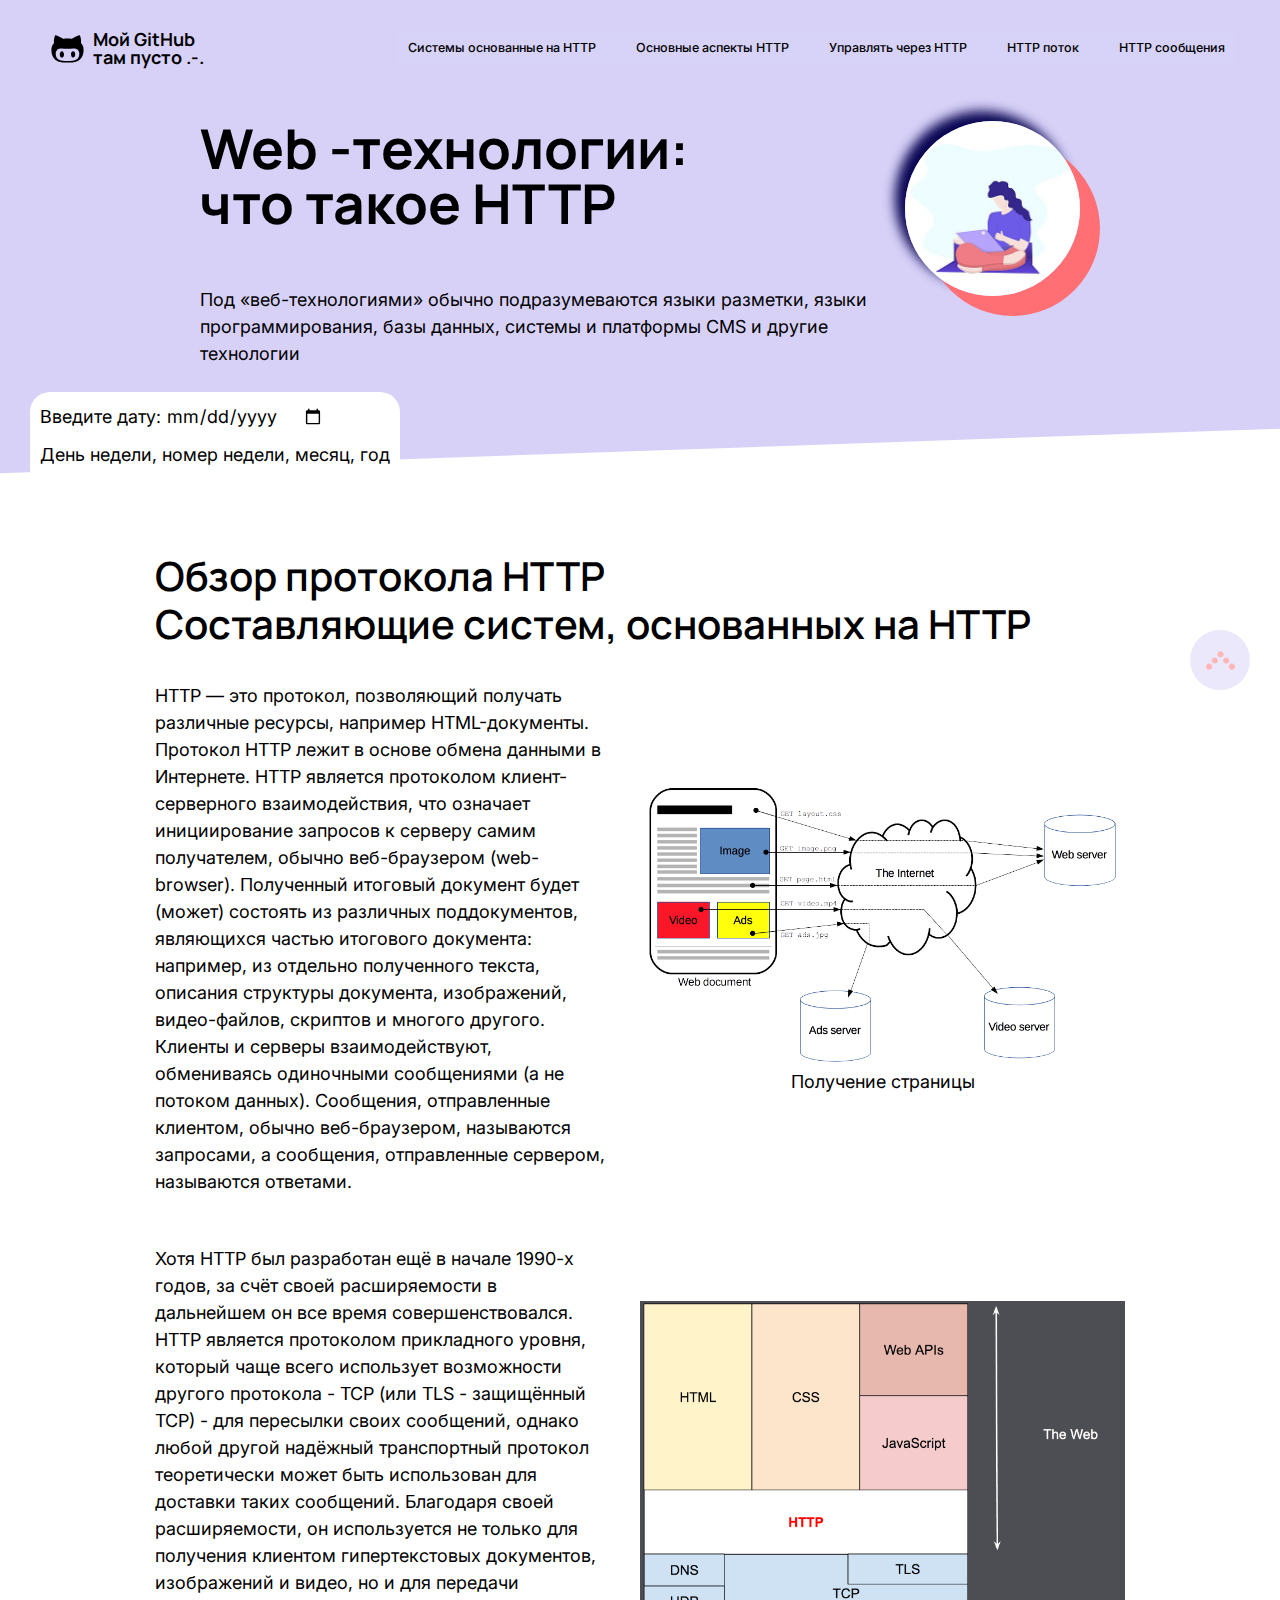
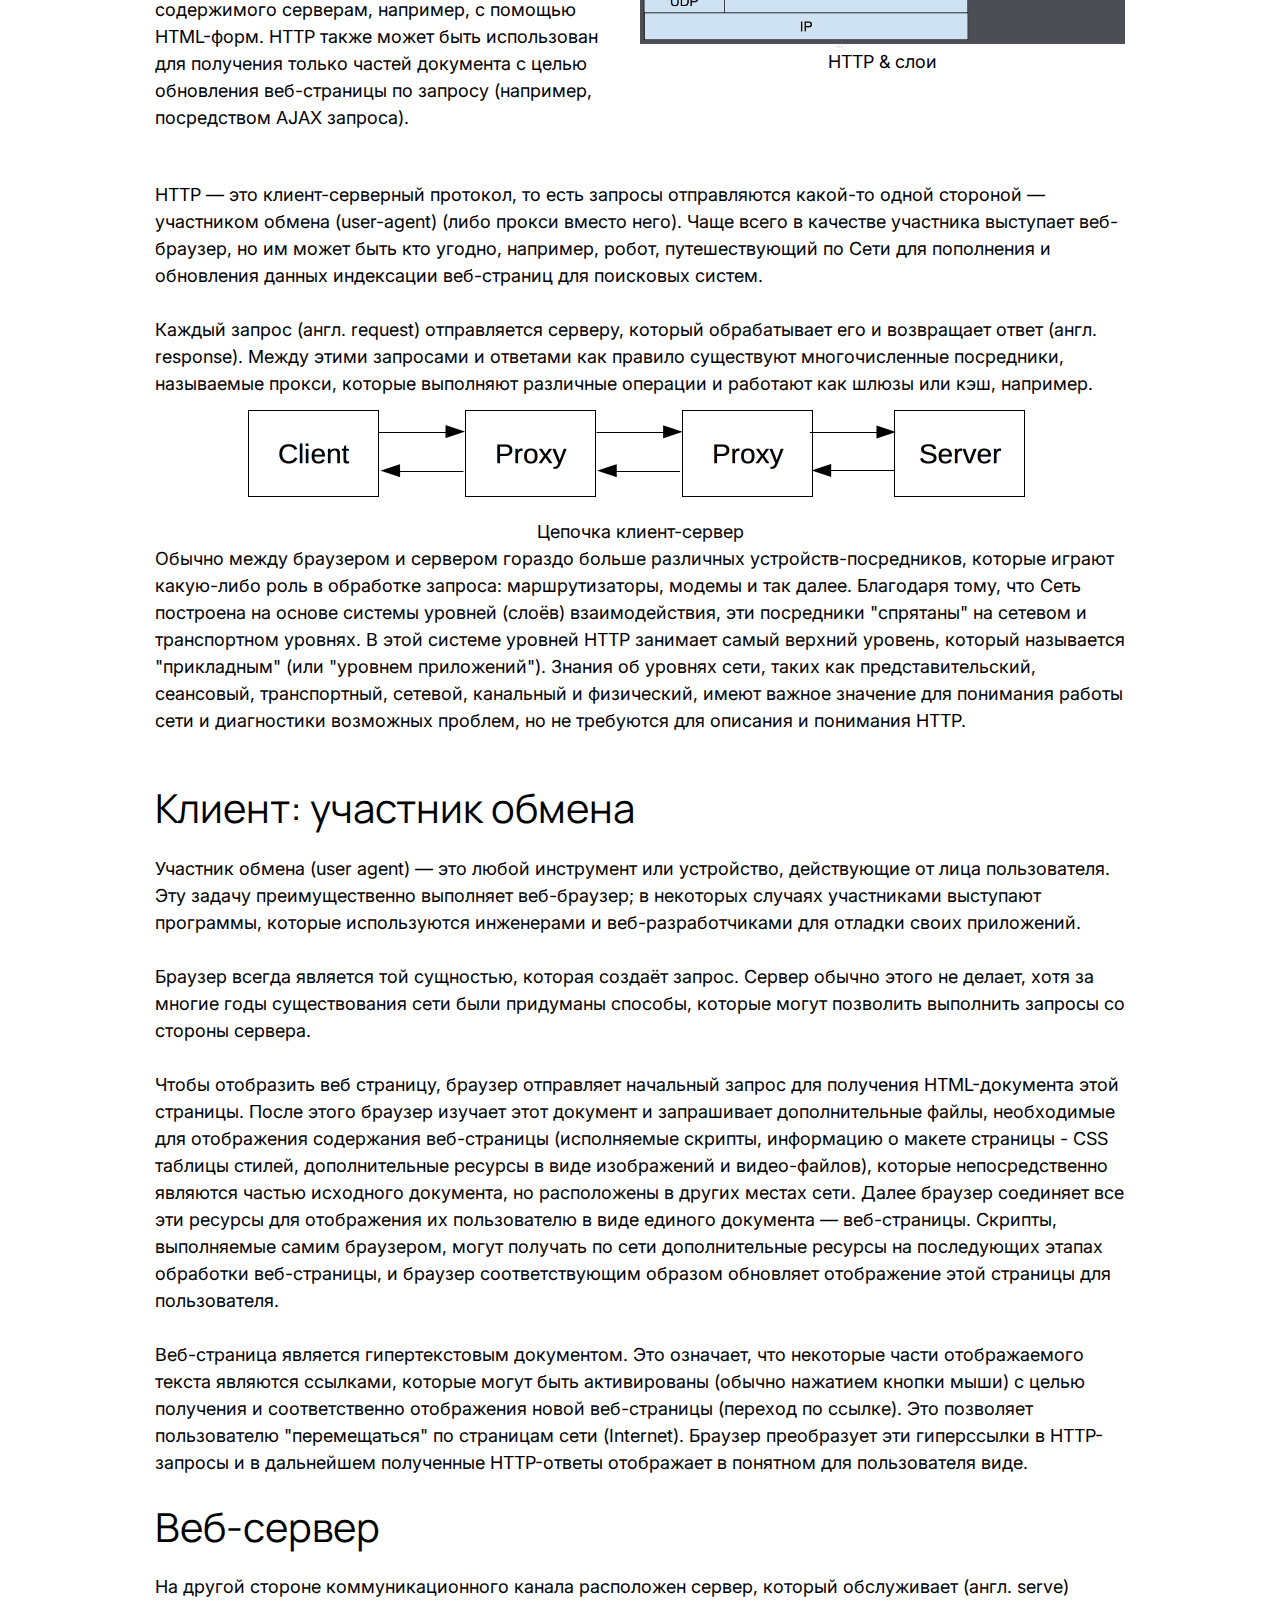
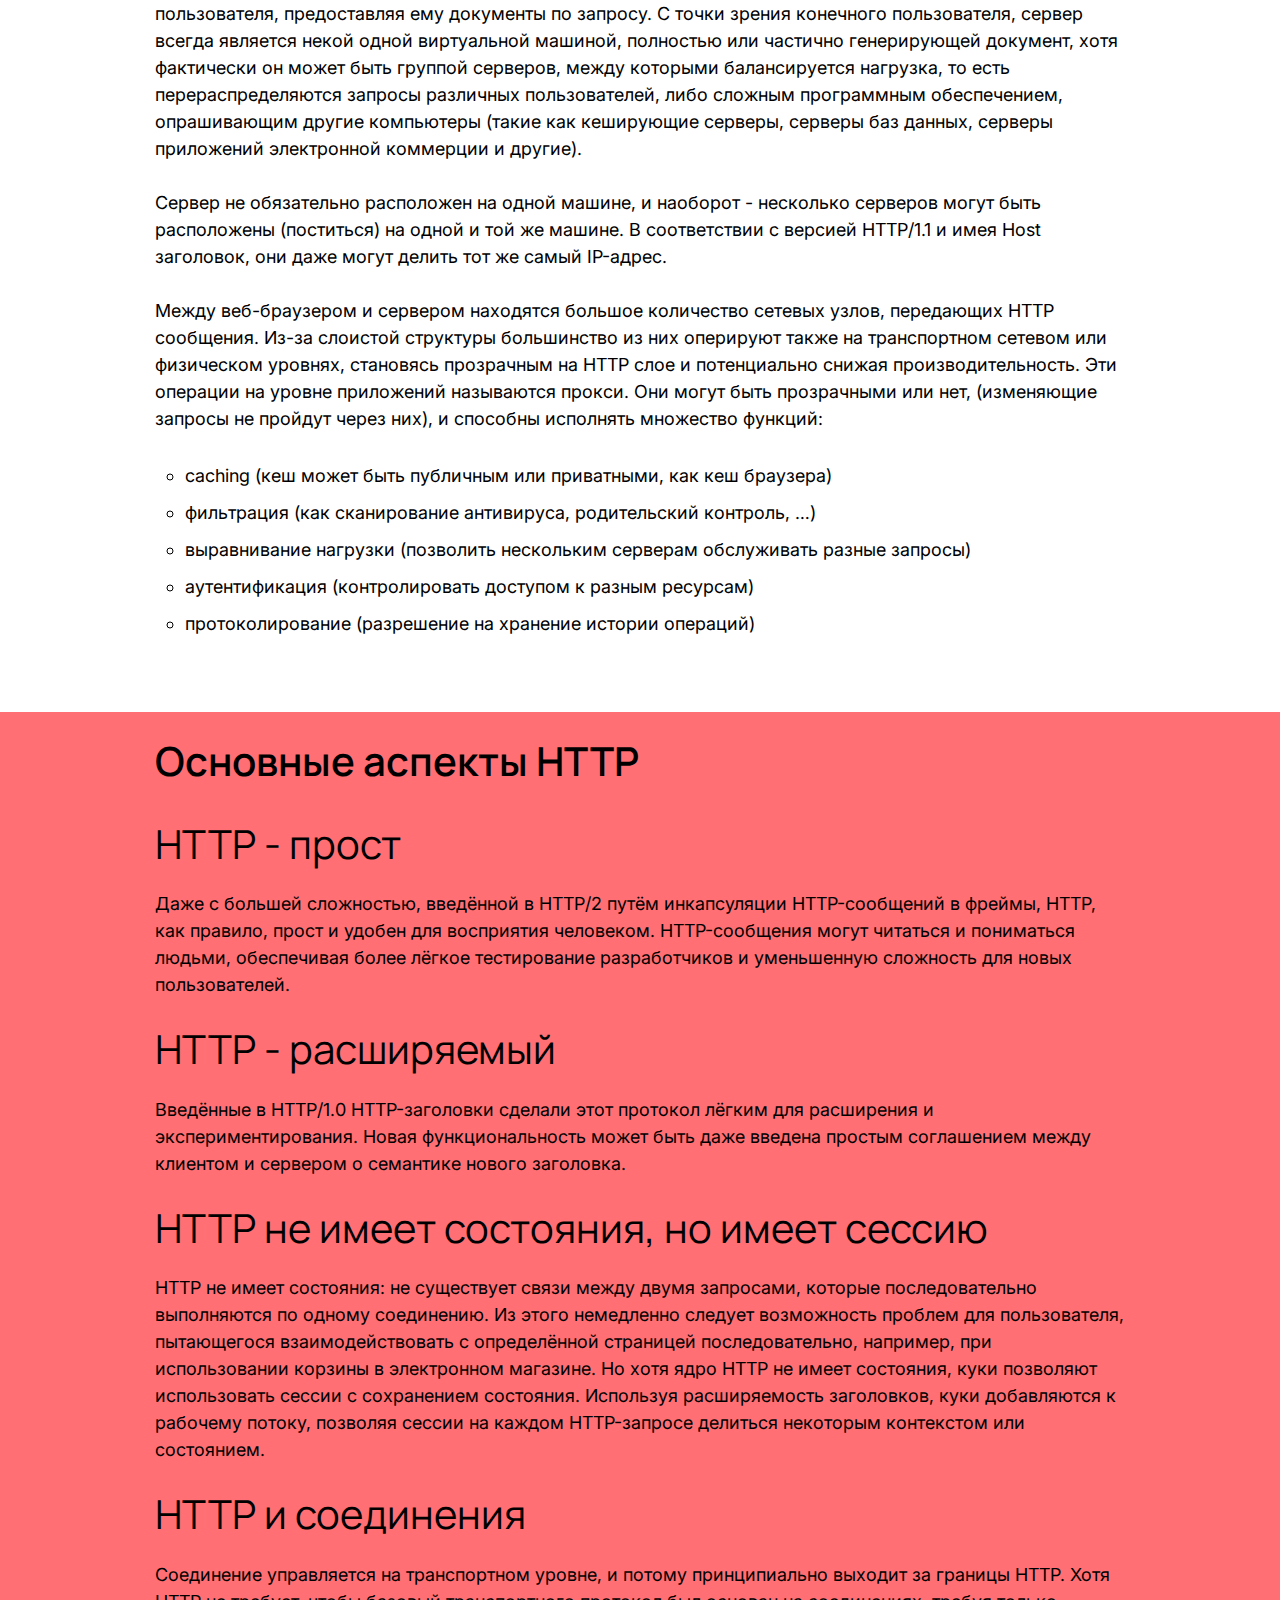
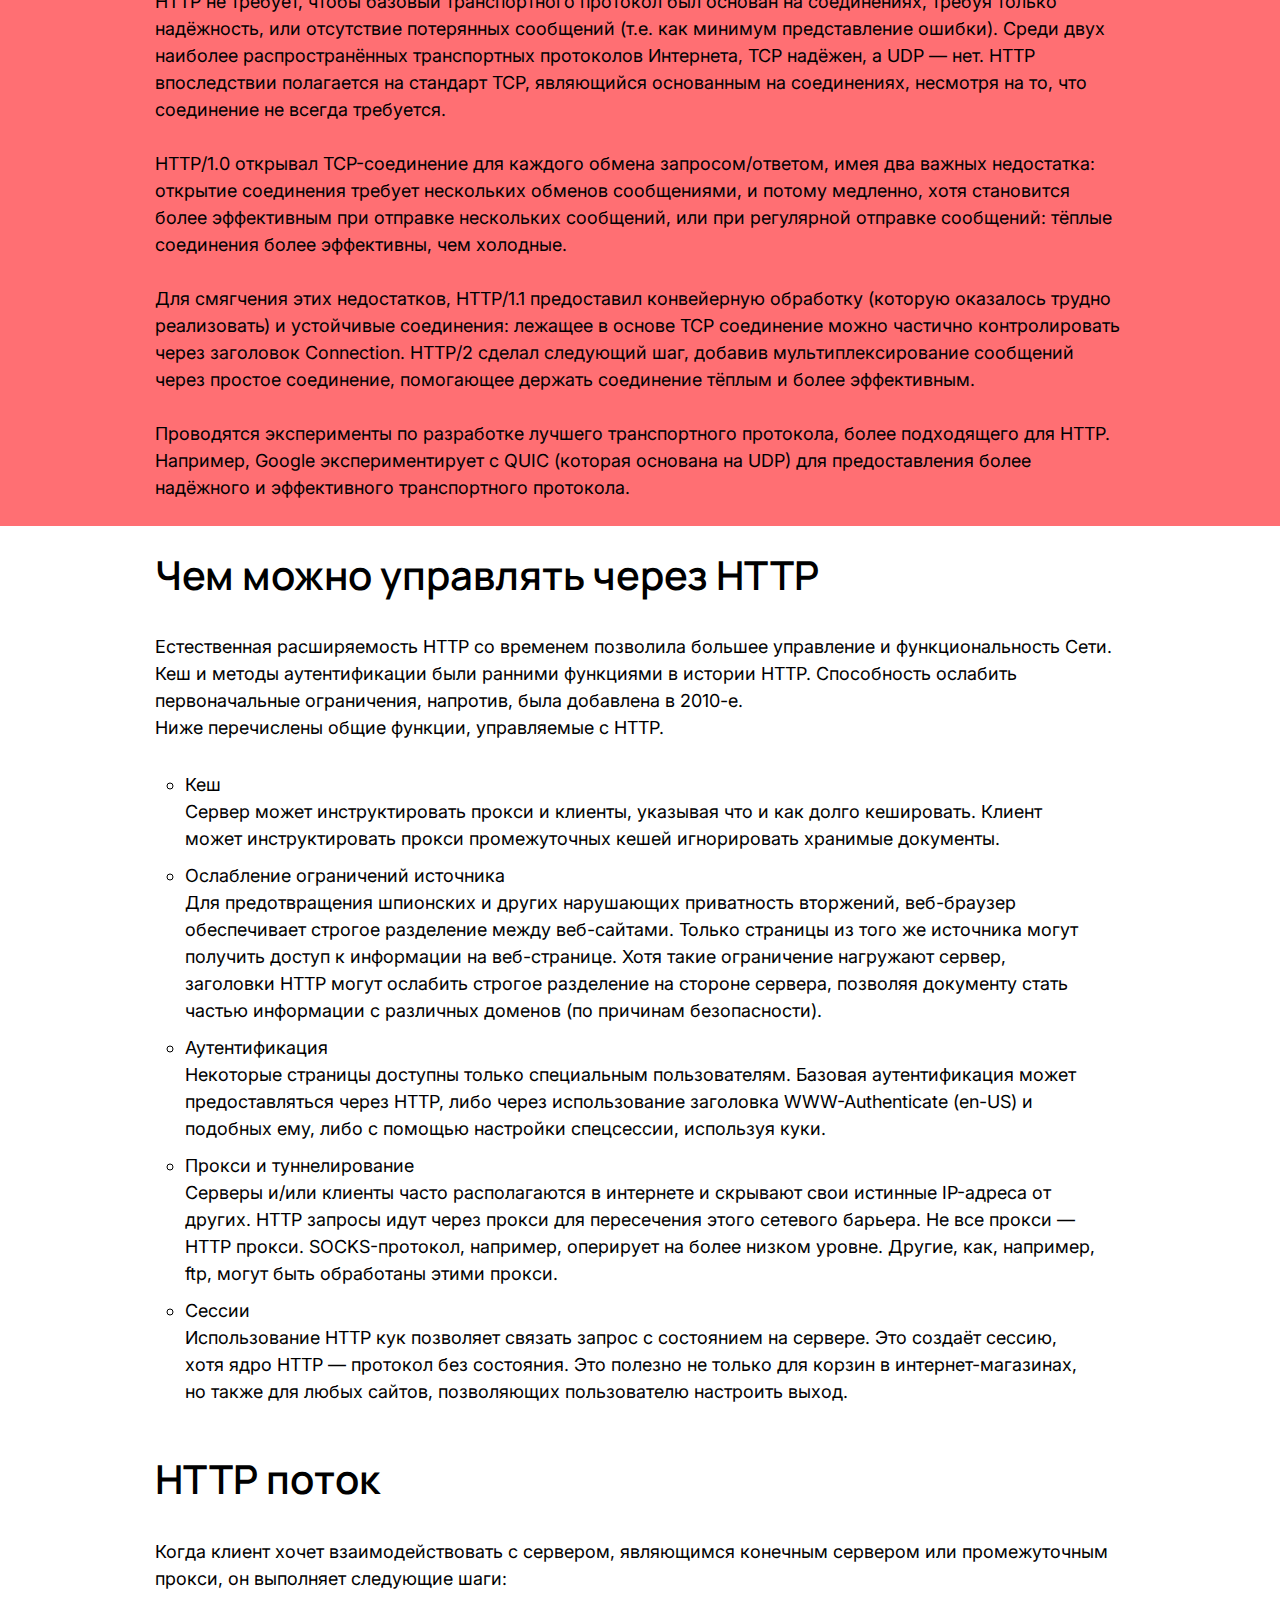
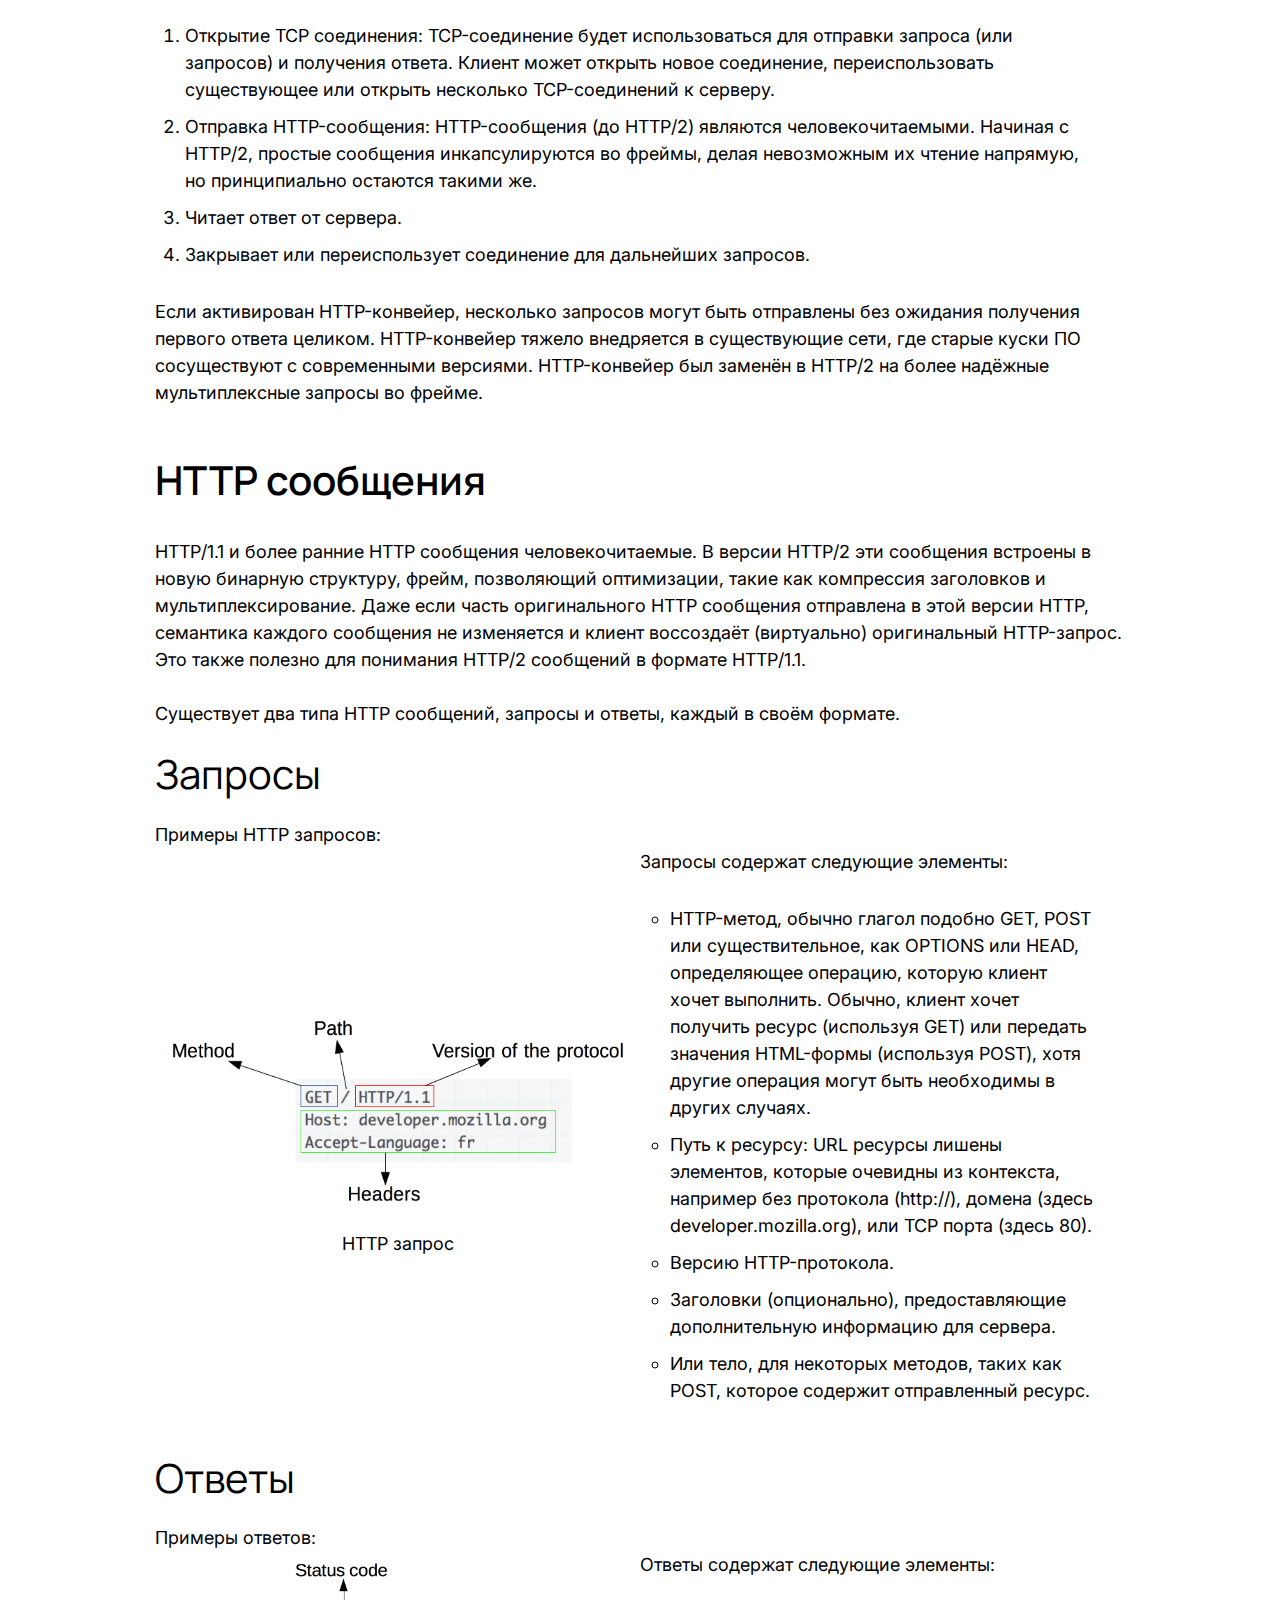
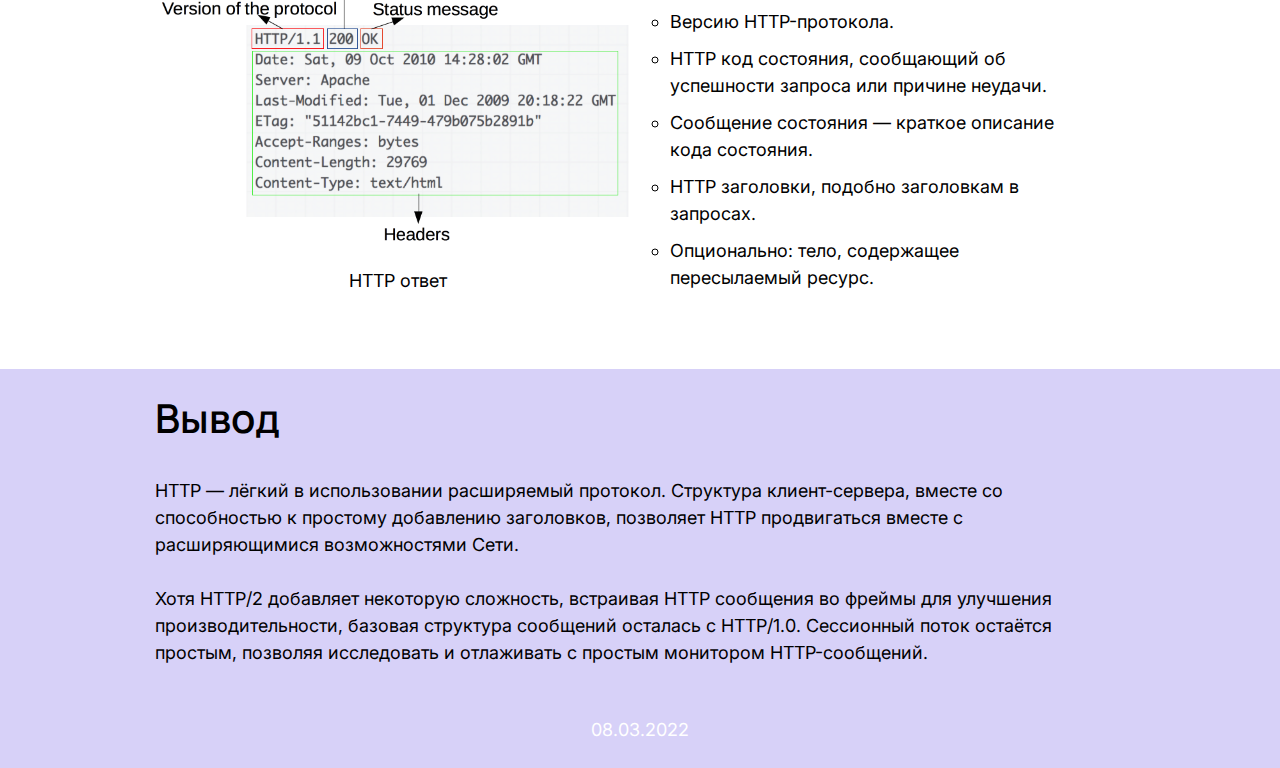
<file: index.html>
<!DOCTYPE html>
<html lang="en">

<head>
	<meta charset="UTF-8">
	<meta http-equiv="X-UA-Compatible" content="IE=edge">
	<meta name="viewport" content="width=device-width, initial-scale=1.0">
	<title>Document</title>
	<link rel="stylesheet" href="css/style.css">
</head>

<body>
	<div class="wrapped">
		<header>
			<div class="head" id="head">
				<a target="_blank" href="https://github.com/GrettaVanvuser" class="gh-logo">
					<span class="gh-logo__img">
						<svg fill="#000000" xmlns="http://www.w3.org/2000/svg"  viewBox="0 0 50 50">
								<path d="M 33 29 C 31.203125 29 30 30.515625 30 33 C 30 35.484375 30.890625 38.046875 33 38 C 35.21875 37.949219 36.019531 35.777344 36 33 C 35.984375 30.515625 34.792969 29 33 29 Z M 44.261719 17.066406 C 44.535156 15.722656 44.652344 10.964844 42.679688 6 C 42.679688 6 38.148438 6.496094 31.296875 11.199219 C 29.863281 10.800781 27.429688 10.601563 25 10.601563 C 22.570313 10.601563 20.140625 10.800781 18.699219 11.195313 C 11.851563 6.496094 7.324219 6 7.324219 6 C 5.347656 10.964844 5.445313 15.609375 5.738281 17.066406 C 3.417969 19.585938 2 22.609375 2 26.742188 C 2 44.707031 16.90625 44.996094 20.667969 44.996094 C 21.519531 44.996094 23.210938 44.996094 25 45 C 26.789063 44.996094 28.484375 44.996094 29.332031 44.996094 C 33.09375 44.996094 48 44.707031 48 26.742188 C 48 22.609375 46.582031 19.585938 44.261719 17.066406 Z M 25.140625 43 L 25 43 C 15.570313 43 8.15625 41.660156 8.15625 32.496094 C 8.15625 30.300781 8.933594 28.265625 10.773438 26.574219 C 13.84375 23.753906 19.035156 25.246094 24.929688 25.246094 C 24.953125 25.246094 25.050781 25.246094 25.070313 25.246094 C 30.964844 25.246094 36.160156 23.757813 39.230469 26.574219 C 41.070313 28.265625 41.84375 30.300781 41.84375 32.496094 C 41.84375 41.660156 34.570313 43 25.140625 43 Z M 17 29 C 15.207031 29 14 31.015625 14 33.5 C 14 35.984375 15.207031 38 17 38 C 18.796875 38 20 35.984375 20 33.5 C 20 31.015625 18.796875 29 17 29 Z"/>
						</svg>
					</span>
					<p class="gh-logo__text">Mой GitHub <br> там пусто .-.</p>
				</a>
				<nav class="menu" id ="menu">
					<ul class="menu__list" id ="menu__list">
						<li class="menu__item">
							<a href="#system" class="menu__link">Системы основанные на HTTP</a>
						</li>
						<li class="menu__item">
							<a href="#aspects" class="menu__link">Основные аспекты HTTP</a>
						</li>
						<li class="menu__item">
							<a href="#manag" class="menu__link">Управлять через HTTP</a>
						</li>
						<li class="menu__item">
							<a href="#stream" class="menu__link">HTTP поток</a>
						</li>
						<li class="menu__item">
							<a href="#messages" class="menu__link">HTTP сообщения</a>
						</li>
					</ul>
				</nav>
				<div class="menu__button" id ="menu__button">
					<div class="menu__icon" id ="menu__icon">
						<span></span>
					</div>
				</div>
			</div>
		</header>
		<main>
			<a href="#head" class="arrow-top">
				<svg version="1.1" id="Layer_1" xmlns="http://www.w3.org/2000/svg" xmlns:xlink="http://www.w3.org/1999/xlink" x="0px" y="0px"
	 viewBox="0 0 512 512" style="enable-background:new 0 0 512 512;" xml:space="preserve">
<g>
	<path style="fill:#FF6F73;" d="M256,91.429c-30.299,0-54.857,24.558-54.857,54.857s24.558,54.857,54.857,54.857
		c30.299,0,54.857-24.558,54.857-54.857S286.299,91.429,256,91.429"/>
	<path style="fill:#FF6F73;" d="M155.429,201.143c-30.299,0-54.857,24.558-54.857,54.857c0,30.299,24.558,54.857,54.857,54.857
		s54.857-24.558,54.857-54.857C210.286,225.701,185.728,201.143,155.429,201.143"/>
	<path style="fill:#FF6F73;" d="M54.857,310.857C24.558,310.857,0,335.415,0,365.714c0,30.299,24.558,54.857,54.857,54.857
		s54.857-24.558,54.857-54.857C109.714,335.415,85.157,310.857,54.857,310.857"/>
	<path style="fill:#FF6F73;" d="M356.571,201.143c-30.299,0-54.857,24.558-54.857,54.857c0,30.299,24.558,54.857,54.857,54.857
		c30.299,0,54.857-24.558,54.857-54.857C411.429,225.701,386.871,201.143,356.571,201.143"/>
	<path style="fill:#FF6F73;" d="M457.143,310.857c-30.299,0-54.857,24.558-54.857,54.857c0,30.299,24.558,54.857,54.857,54.857
		c30.299,0,54.857-24.558,54.857-54.857C512,335.415,487.442,310.857,457.143,310.857"/>
</g>
</svg>
			</a>
			<section class="welcome">
				<div class="conteiner">
					<div class="welcome__content">
						<div class="welcome__text">
							<h1 class="welcome__h">Web -технологии: <br> что такое HTTP</h1>
							<span class="welcome__description">Под «веб-технологиями» обычно подразумеваются языки разметки, языки программирования, базы данных, системы и платформы CMS и другие технологии</span>
						</div>
						<div class="welcome__decoration">
							<div class="welcome__image">
								<img src="img/pngtree-woman-with-computer-sitting-on-mat-work-from-home-concept-png-image_2191814.jpg" alt="тян за компуктером">
							</div>
						</div>
					</div>
					<div class="databox">
						<div class="databox__box input">
							<label class = "databox__date text" for="date-input"> Введите дату:</label>
							<input class = "databox__date text" type="date" id="date-input" value="" onchange='getDayInfo(this.value)'>
						</div>
						<div class="databox__box output">
							<p class = "text" id="datatext"> День недели, номер недели, месяц, год</p>
						</div>
					</div>
				</div>
			</section>
			<section class="system" id="system">
				<div class="system__content">
					<div class="conteiner">
						<h2 class="h h_2">Обзор протокола HTTP <br> Составляющие систем, основанных на HTTP </h2>
						<div class="system__block system__block_1">
							<span class="system__text"> HTTP — это протокол, позволяющий получать различные ресурсы, например HTML-документы. Протокол HTTP лежит в основе обмена данными в Интернете. HTTP является протоколом клиент-серверного взаимодействия, что означает инициирование запросов к серверу самим получателем, обычно веб-браузером (web-browser). Полученный итоговый документ будет (может) состоять из различных поддокументов, являющихся частью итогового документа: например, из отдельно полученного текста, описания структуры документа, изображений, видео-файлов, скриптов и многого другого. Клиенты и серверы взаимодействуют, обмениваясь одиночными сообщениями (а не потоком данных). Сообщения, отправленные клиентом, обычно веб-браузером, называются запросами, а сообщения, отправленные сервером, называются ответами.</span>
							<figure class="img">
								<img src="img/Fetching_a_page.png" alt="Fetching a page">
								<figcaption class="text">Получение страницы</figcaption>
							</figure>
						</div>
						<div class="system__block system__block_2">
							<span class="system__text"> Хотя HTTP был разработан ещё в начале 1990-х годов, за счёт своей расширяемости в дальнейшем он все время совершенствовался. HTTP является протоколом прикладного уровня, который чаще всего использует возможности другого протокола - TCP (или TLS - защищённый TCP) - для пересылки своих сообщений, однако любой другой надёжный транспортный протокол теоретически может быть использован для доставки таких сообщений. Благодаря своей расширяемости, он используется не только для получения клиентом гипертекстовых документов, изображений и видео, но и для передачи содержимого серверам, например, с помощью HTML-форм. HTTP также может быть использован для получения только частей документа с целью обновления веб-страницы по запросу (например, посредством AJAX запроса). </span>
							<figure class="img">
								<img src="img/HTTP & layers.png" alt="HTTP & layers">
								<figcaption class="text">HTTP & слои</figcaption>
							</figure>
						</div>
						<div class="system__block system__block_3">
							<div class="system__text system__text_another">
								<p>
									HTTP — это клиент-серверный протокол, то есть запросы отправляются какой-то одной стороной — участником обмена (user-agent) (либо прокси вместо него). Чаще всего в качестве участника выступает веб-браузер, но им может быть кто угодно, например, робот, путешествующий по Сети для пополнения и обновления данных индексации веб-страниц для поисковых систем.
								</p>
								<br>
								<p>
									Каждый запрос (англ. request) отправляется серверу, который обрабатывает его и возвращает ответ (англ. response). Между этими запросами и ответами как правило существуют многочисленные посредники, называемые прокси, которые выполняют различные операции и работают как шлюзы или кэш, например.
								</p>
							</div>
							<figure class="img system__img">
								<img src="img/Client-server-chain.png" alt="Client-server-chain">
								<figcaption class="text">Цепочка клиент-сервер</figcaption>
							</figure>
							<div class="system__text system__text_another">
								<p>
									Обычно между браузером и сервером гораздо больше различных устройств-посредников, которые играют какую-либо роль в обработке запроса: маршрутизаторы, модемы и так далее. Благодаря тому, что Сеть построена на основе системы уровней (слоёв) взаимодействия, эти посредники "спрятаны" на сетевом и транспортном уровнях. В этой системе уровней HTTP занимает самый верхний уровень, который называется "прикладным" (или "уровнем приложений"). Знания об уровнях сети, таких как представительский, сеансовый, транспортный, сетевой, канальный и физический, имеют важное значение для понимания работы сети и диагностики возможных проблем, но не требуются для описания и понимания HTTP.
								</p>
							</div>
						</div>
						<div class="system__block system__block_4">
							<h3 class="h h_3">Клиент: участник обмена</h3>
							<div class="system__text system__text_another">
								<p>
									Участник обмена (user agent) — это любой инструмент или устройство, действующие от лица пользователя. Эту задачу преимущественно выполняет веб-браузер; в некоторых случаях участниками выступают программы, которые используются инженерами и веб-разработчиками для отладки своих приложений.
								</p>
								<br>
								<p>
									Браузер всегда является той сущностью, которая создаёт запрос. Сервер обычно этого не делает, хотя за многие годы существования сети были придуманы способы, которые могут позволить выполнить запросы со стороны сервера.
								</p>
								<br>
								<p>
									Чтобы отобразить веб страницу, браузер отправляет начальный запрос для получения HTML-документа этой страницы. После этого браузер изучает этот документ и запрашивает дополнительные файлы, необходимые для отображения содержания веб-страницы (исполняемые скрипты, информацию о макете страницы - CSS таблицы стилей, дополнительные ресурсы в виде изображений и видео-файлов), которые непосредственно являются частью исходного документа, но расположены в других местах сети. Далее браузер соединяет все эти ресурсы для отображения их пользователю в виде единого документа — веб-страницы. Скрипты, выполняемые самим браузером, могут получать по сети дополнительные ресурсы на последующих этапах обработки веб-страницы, и браузер соответствующим образом обновляет отображение этой страницы для пользователя.
								</p>
								<br>
								<p>
									Веб-страница является гипертекстовым документом. Это означает, что некоторые части отображаемого текста являются ссылками, которые могут быть активированы (обычно нажатием кнопки мыши) с целью получения и соответственно отображения новой веб-страницы (переход по ссылке). Это позволяет пользователю "перемещаться" по страницам сети (Internet). Браузер преобразует эти гиперссылки в HTTP-запросы и в дальнейшем полученные HTTP-ответы отображает в понятном для пользователя виде.
								</p>
								<br>
								<h3 class="h h_3">Веб-сервер</h3>
								<p>
									На другой стороне коммуникационного канала расположен сервер, который обслуживает (англ. serve) пользователя, предоставляя ему документы по запросу. С точки зрения конечного пользователя, сервер всегда является некой одной виртуальной машиной, полностью или частично генерирующей документ, хотя фактически он может быть группой серверов, между которыми балансируется нагрузка, то есть перераспределяются запросы различных пользователей, либо сложным программным обеспечением, опрашивающим другие компьютеры (такие как кеширующие серверы, серверы баз данных, серверы приложений электронной коммерции и другие).
								</p>
								<br>
								<p>
									Сервер не обязательно расположен на одной машине, и наоборот - несколько серверов могут быть расположены (поститься) на одной и той же машине. В соответствии с версией HTTP/1.1 и имея Host заголовок, они даже могут делить тот же самый IP-адрес.
								</p>
								<br>
								<p>
									Между веб-браузером и сервером находятся большое количество сетевых узлов, передающих HTTP сообщения. Из-за слоистой структуры большинство из них оперируют также на транспортном сетевом или физическом уровнях, становясь прозрачным на HTTP слое и потенциально снижая производительность. Эти операции на уровне приложений называются прокси. Они могут быть прозрачными или нет, (изменяющие запросы не пройдут через них), и способны исполнять множество функций:
								</p>
								<ul class="list">
									<li class="list__item">
										caching (кеш может быть публичным или приватными, как кеш браузера)
									</li>
									<li class="list__item">
										фильтрация (как сканирование антивируса, родительский контроль, …)
									</li>
									<li class="list__item">
										выравнивание нагрузки (позволить нескольким серверам обслуживать разные запросы)
									</li>
									<li class="list__item">
										аутентификация (контролировать доступом к разным ресурсам)
									</li>
									<li class="list__item">
										протоколирование (разрешение на хранение истории операций)
									</li>
								</ul>
							</div>
						</div>
					</div>
				</div>
			</section>
			<section class="aspects" id="aspects">
				<div class="conteiner">
					<div class="text">
						<h2 class="h h_2">Основные аспекты HTTP</h2>
						<h3 class="h h_3">HTTP - прост</h3>
						<p>Даже с большей сложностью, введённой в HTTP/2 путём инкапсуляции HTTP-сообщений в фреймы, HTTP, как правило, прост и удобен для восприятия человеком. HTTP-сообщения могут читаться и пониматься людьми, обеспечивая более лёгкое тестирование разработчиков и уменьшенную сложность для новых пользователей.</p>
						<br>
						<h3 class="h h_3">HTTP - расширяемый</h3>
						<p>Введённые в HTTP/1.0 HTTP-заголовки сделали этот протокол лёгким для расширения и экспериментирования. Новая функциональность может быть даже введена простым соглашением между клиентом и сервером о семантике нового заголовка.</p>
						<br>
						<h3 class="h h_3">HTTP не имеет состояния, но имеет сессию</h3>
						<p>HTTP не имеет состояния: не существует связи между двумя запросами, которые последовательно выполняются по одному соединению. Из этого немедленно следует возможность проблем для пользователя, пытающегося взаимодействовать с определённой страницей последовательно, например, при использовании корзины в электронном магазине. Но хотя ядро HTTP не имеет состояния, куки позволяют использовать сессии с сохранением состояния. Используя расширяемость заголовков, куки добавляются к рабочему потоку, позволяя сессии на каждом HTTP-запросе делиться некоторым контекстом или состоянием.</p>
						<br>
						<h3 class="h h_3">HTTP и соединения</h3>
						<p>Соединение управляется на транспортном уровне, и потому принципиально выходит за границы HTTP. Хотя HTTP не требует, чтобы базовый транспортного протокол был основан на соединениях,  требуя только надёжность, или отсутствие потерянных сообщений (т.е. как минимум представление ошибки). Среди двух наиболее распространённых транспортных протоколов Интернета, TCP надёжен, а UDP — нет. HTTP впоследствии полагается на стандарт TCP, являющийся основанным на соединениях, несмотря на то, что соединение не всегда требуется.</p>
						<br>
						<p>HTTP/1.0 открывал TCP-соединение для каждого обмена запросом/ответом, имея два важных недостатка: открытие соединения требует нескольких обменов сообщениями, и потому медленно, хотя становится более эффективным при отправке нескольких сообщений, или при регулярной отправке сообщений: тёплые соединения более эффективны, чем холодные.</p>
						<br>
						<p>Для смягчения этих недостатков, HTTP/1.1 предоставил конвейерную обработку (которую оказалось трудно реализовать) и устойчивые соединения: лежащее в основе TCP соединение можно частично контролировать через заголовок  Connection. HTTP/2 сделал следующий шаг, добавив мультиплексирование сообщений через простое соединение, помогающее держать соединение тёплым и более эффективным.</p>
						<br>
						<p>Проводятся эксперименты по разработке лучшего транспортного протокола, более подходящего для HTTP. Например, Google экспериментирует с QUIC (которая основана на UDP) для предоставления более надёжного и эффективного транспортного протокола.</p>
					</div>
				</div>
			</section>
			<section class="manag" id="manag">
				<div class="conteiner">
					<div class="text">
						<h2 class="h h_2">
							Чем можно управлять через HTTP
						</h2>
						<p>Естественная расширяемость HTTP со временем позволила большее управление и функциональность Сети. Кеш и методы аутентификации были ранними функциями в истории HTTP. Способность ослабить первоначальные ограничения, напротив, была добавлена в 2010-е.</p>
						<p>Ниже перечислены общие функции, управляемые с HTTP.</p>
						<ul class="list">
							<li class="list__item">
								<p>Кеш</p>
								<p>Сервер может инструктировать прокси и клиенты, указывая что и как долго кешировать. Клиент может инструктировать прокси промежуточных кешей игнорировать хранимые документы.</p>
							</li>
							<li class="list__item">
								<p>Ослабление ограничений источника</p>
								<p>Для предотвращения шпионских и других нарушающих приватность вторжений, веб-браузер обеспечивает строгое разделение между веб-сайтами. Только страницы из того же источника могут получить доступ к информации на веб-странице. Хотя такие ограничение нагружают сервер, заголовки HTTP могут ослабить строгое разделение на стороне сервера, позволяя документу стать частью информации с различных доменов (по причинам безопасности).</p>
							</li>
							<li class="list__item">
								<p>Аутентификация</p>
								<p>Некоторые страницы доступны только специальным пользователям. Базовая аутентификация может предоставляться через HTTP, либо через использование заголовка WWW-Authenticate (en-US) и подобных ему, либо с помощью настройки спецсессии, используя куки.</p>
							</li>
							<li class="list__item">
								<p>Прокси и туннелирование</p>
								<p>Серверы и/или клиенты часто располагаются в интернете и скрывают свои истинные IP-адреса от других. HTTP запросы идут через прокси для пересечения этого сетевого барьера. Не все прокси — HTTP прокси. SOCKS-протокол, например, оперирует на более низком уровне. Другие, как, например, ftp, могут быть обработаны этими прокси.</p>
							</li>
							<li class="list__item">
								<p>Сессии</p>
								<p>Использование HTTP кук позволяет связать запрос с состоянием на сервере. Это создаёт сессию, хотя ядро HTTP — протокол без состояния. Это полезно не только для корзин в интернет-магазинах, но также для любых сайтов, позволяющих пользователю настроить выход.</p>
							</li>
						</ul>
					</div>
				</div>
			</section>
			<section class="stream" id="stream">
				<div class="conteiner">
					<h2 class="h h_2">HTTP поток</h2>
					<div class="text">
						<p>Когда клиент хочет взаимодействовать с сервером, являющимся конечным сервером или промежуточным прокси, он выполняет следующие шаги:</p>
						<ol class="list stream__list">
							<li class="list__item list__item_ol">
								<p>Открытие TCP соединения: TCP-соединение будет использоваться для отправки запроса (или запросов) и получения ответа. Клиент может открыть новое соединение, переиспользовать существующее или открыть несколько TCP-соединений к серверу.</p>
							</li>
							<li class="list__item list__item_ol">
								<p>Отправка HTTP-сообщения: HTTP-сообщения (до HTTP/2) являются человекочитаемыми. Начиная с HTTP/2, простые сообщения инкапсулируются во фреймы, делая невозможным их чтение напрямую, но принципиально остаются такими же.</p>
							</li>
							<li class="list__item list__item_ol">
								<p>Читает ответ от сервера.</p>
							</li>
							<li class="list__item list__item_ol">
								<p>Закрывает или переиспользует соединение для дальнейших запросов.</p>
							</li>
						</ol>
						<p>Если активирован HTTP-конвейер, несколько запросов могут быть отправлены без ожидания получения первого ответа целиком. HTTP-конвейер тяжело внедряется в существующие сети, где старые куски ПО сосуществуют с современными версиями. HTTP-конвейер был заменён в HTTP/2 на более надёжные мультиплексные запросы во фрейме.</p>
					</div>
				</div>
			</section>
			<section class="messages" id="messages">
				<div class="conteiner">
					<h2 class="h h_2">HTTP сообщения</h2>
					<div class="text messages__text">
						<p>HTTP/1.1 и более ранние HTTP сообщения человекочитаемые. В версии HTTP/2 эти сообщения встроены в новую бинарную структуру, фрейм, позволяющий оптимизации, такие как компрессия заголовков и мультиплексирование. Даже если часть оригинального HTTP сообщения отправлена в этой версии HTTP, семантика каждого сообщения не изменяется и клиент воссоздаёт (виртуально) оригинальный HTTP-запрос. Это также полезно для понимания HTTP/2 сообщений в формате HTTP/1.1.</p>
						<br>
						<p>Существует два типа HTTP сообщений, запросы и ответы, каждый в своём формате.</p>
					</div>
					<h3 class="h h_3">Запросы</h3>
					<p class="text">Примеры HTTP запросов:</p>
					<div class="messages__block">
						<figure class="img">
							<img src="img/HTTP_Request.png" alt="HTTP_Request">
							<figcaption class="text">HTTP запрос</figcaption>
						</figure>
						<div class="text message__text">
							<p>Запросы содержат следующие элементы:</p>
							<ul class="list">
								<li class="list__item">
									<p>HTTP-метод, обычно глагол подобно GET, POST или существительное, как OPTIONS или HEAD, определяющее операцию, которую клиент хочет выполнить. Обычно, клиент хочет получить ресурс (используя GET) или передать значения HTML-формы (используя POST), хотя другие операция могут быть необходимы в других случаях.</p>
								</li>
								<li class="list__item">
									<p>Путь к ресурсу: URL ресурсы лишены элементов, которые очевидны из контекста, например без протокола (http://), домена (здесь developer.mozilla.org), или TCP порта (здесь 80).</p>
								</li>
								<li class="list__item">
									<p>Версию HTTP-протокола.</p>
								</li>
								<li class="list__item">
									<p>Заголовки (опционально), предоставляющие дополнительную информацию для сервера.</p>
								</li>
								<li class="list__item">
									<p>Или тело, для некоторых методов, таких как POST, которое содержит отправленный ресурс.</p>
								</li>
							</ul>
						</div>
					</div>
					<h3 class="h h_3">Ответы</h3>
					<p class="text">Примеры ответов:</p>
					<div class="messages__block">
						<div class="img">
							<img src="img/HTTP_Response.png" alt="HTTP_Response">
							<figcaption class="text">HTTP ответ</figcaption>
						</div>
						<div class="text message__text">
							<p>Ответы содержат следующие элементы:</p>
							<ul class="list">
								<li class="list__item">
									<p>Версию HTTP-протокола.</p>
								</li>
								<li class="list__item">
									<p>HTTP код состояния, сообщающий об успешности запроса или причине неудачи.</p>
								</li>
								<li class="list__item">
									<p>Сообщение состояния — краткое описание кода состояния.</p>
								</li>
								<li class="list__item">
									<p>HTTP заголовки, подобно заголовкам в запросах.</p>
								</li>
								<li class="list__item">
									<p>Опционально: тело, содержащее пересылаемый ресурс.</p>
								</li>
							</ul>
						</div>
					</div>
				</div>
			</section>
			<section class="theEnd">
				<div class="conteiner">
					<h2 class="h h_2">Вывод</h2>
					<div class="text">
						<p>HTTP — лёгкий в использовании расширяемый протокол. Структура клиент-сервера, вместе со способностью к простому добавлению заголовков, позволяет HTTP продвигаться вместе с расширяющимися возможностями Сети.</p>
						<br>
						<p>Хотя HTTP/2 добавляет некоторую сложность, встраивая HTTP сообщения во фреймы для улучшения производительности, базовая структура сообщений осталась с HTTP/1.0. Сессионный поток остаётся простым, позволяя исследовать и отлаживать с простым монитором HTTP-сообщений.</p>
					</div>
				</div>
			</section>
		</main>
		<footer class="footer">
			<div class="text footer__text">
				08.03.2022
			</div>
		</footer>
	</div>

	<script src="js/burger.js"></script>
	<script src="js/datainfo.js"></script>
</body>

</html>
</file>
<file: css/style.css>
@import url("https://fonts.googleapis.com/css2?family=Inter:wght@400;500&display=swap");
@import url("https://fonts.googleapis.com/css2?family=Manrope:wght@400;600;700&display=swap");
* {
  padding: 0;
  margin: 0;
  border: 0;
}

*,
*:before,
*:after {
  -webkit-box-sizing: border-box;
  box-sizing: border-box;
}

:focus,
:active {
  outline: none;
}

a:focus,
a:active {
  outline: none;
}

nav,
footer,
header,
aside {
  display: block;
}

html,
body {
  height: 100%;
  width: 100%;
  font-size: 100%;
  line-height: 1;
  font-size: 14px;
  -ms-text-size-adjust: 100%;
  -moz-text-size-adjust: 100%;
  -webkit-text-size-adjust: 100%;
}

html {
  scroll-behavior: smooth;
}

input,
button,
textarea {
  font-family: inherit;
}

input::-ms-clear {
  display: none;
}

button {
  cursor: pointer;
}

button::-moz-focus-inner {
  padding: 0;
  border: 0;
}

a,
a:visited {
  text-decoration: none;
}

a:hover {
  text-decoration: none;
}

ul li {
  list-style: none;
}

img {
  vertical-align: top;
}

h1,
h2,
h3,
h4,
h5,
h6 {
  font-size: inherit;
  font-weight: 400;
}

.visually-hidden {
  position: absolute;
  clip: rect(0 0 0 0);
  width: 1px;
  height: 1px;
  margin: -1px;
}

.conteiner {
  max-width: 2000px;
  margin: 0 auto;
}

@media (max-width: 2012px) {
  .conteiner {
    max-width: 970px;
  }
}

@media (max-width: 992.98px) {
  .conteiner {
    max-width: 750px;
  }
}

@media (max-width: 767.98px) {
  .conteiner {
    max-width: none;
  }
}

@media (max-width: 479.98px) {
  .conteiner {
    max-width: none;
  }
}

.wrapped {
  width: 100%;
  min-height: 100%;
  overflow: hidden;
}

input[type=text], input[type=email], input[type=tel], textarea {
  -webkit-appearance: none;
  -moz-appearance: none;
  appearance: none;
}

.input {
  border-radius: 0 !important;
  width: 100%;
  display: block;
  padding: 0px 20px;
}

textarea.input {
  resize: none;
  padding: 0px 0px;
}

header {
  background-color: #d7d1f8;
}

.head {
  position: relative;
  display: -webkit-box;
  display: -ms-flexbox;
  display: flex;
  -webkit-box-orient: horizontal;
  -webkit-box-direction: normal;
      -ms-flex-direction: row;
          flex-direction: row;
  -webkit-box-pack: justify;
      -ms-flex-pack: justify;
          justify-content: space-between;
  -webkit-box-align: center;
      -ms-flex-align: center;
          align-items: center;
  padding: calc(10px + 30 * (100vw / 2560)) calc(20px + 50 * (100vw / 2560));
}

.gh-logo {
  display: -webkit-box;
  display: -ms-flexbox;
  display: flex;
  -webkit-box-orient: horizontal;
  -webkit-box-direction: normal;
      -ms-flex-direction: row;
          flex-direction: row;
  -webkit-box-pack: start;
      -ms-flex-pack: start;
          justify-content: start;
  -webkit-box-align: center;
      -ms-flex-align: center;
          align-items: center;
  border-radius: 20px;
  margin-right: 50px;
  padding: 5px;
  -webkit-transition: all 0.5s;
  transition: all 0.5s;
  cursor: pointer;
}

.gh-logo:hover {
  background-color: #000000;
  border-radius: 20px;
}

.gh-logo__img {
  display: inline-block;
  width: calc(10px + 50 * (100vw / 2560));
  height: calc(10px + 50 * (100vw / 2560));
  margin-right: calc(3px + 10 * (100vw / 2560));
  -webkit-transition: all 0.5s;
  transition: all 0.5s;
}

.gh-logo__imgsvg {
  width: calc(10px + 50 * (100vw / 2560));
  height: calc(10px + 50 * (100vw / 2560));
}

.gh-logo__text {
  display: inline-block;
  font-family: "Manrope", sans-serif;
  font-weight: bold;
  font-size: calc(3px + 30 * (100vw / 2560));
  color: #000000;
  -webkit-transition: all 0.5s;
  transition: all 0.5s;
}

.gh-logo:hover .gh-logo__img {
  -webkit-filter: invert(100%) sepia(23%) saturate(0%) hue-rotate(194deg) brightness(105%) contrast(103%);
          filter: invert(100%) sepia(23%) saturate(0%) hue-rotate(194deg) brightness(105%) contrast(103%);
}

.gh-logo:hover .gh-logo__text {
  color: #fff;
}

.menu {
  font-family: "Inter", sans-serif;
  font-weight: 500;
  font-size: calc(1px + 23 * (100vw / 2560));
  background-color: #d7d1f8f1;
  -webkit-transition: all 0.5s cubic-bezier(0.45, 0.67, 0.53, 1);
  transition: all 0.5s cubic-bezier(0.45, 0.67, 0.53, 1);
  z-index: 3;
}

@media (max-width: 992.98px) {
  .menu {
    position: absolute;
    left: -100%;
    top: 0px;
    width: 100%;
    height: 100vh;
    padding: 15px calc(20px + 50 * (100vw / 2560) + 10px + 50 * (100vw / 2560) + 50px) 15px 15px;
  }
}

.menu_active {
  left: 0px;
  position: fixed;
}

.menu__list {
  display: -webkit-box;
  display: -ms-flexbox;
  display: flex;
  -webkit-box-pack: justify;
      -ms-flex-pack: justify;
          justify-content: space-between;
}

@media (max-width: 992.98px) {
  .menu__list {
    display: -webkit-box;
    display: -ms-flexbox;
    display: flex;
    -webkit-box-orient: vertical;
    -webkit-box-direction: normal;
        -ms-flex-direction: column;
            flex-direction: column;
    -webkit-box-pack: end;
        -ms-flex-pack: end;
            justify-content: end;
    font-size: calc(8px + 20 * (100vw / 2560));
  }
}

.menu__item {
  padding: 10px 10px;
  border-radius: 30px;
  margin-right: calc(5px + 30 * (100vw / 2560));
  cursor: pointer;
  -webkit-transition: all 0.5s;
  transition: all 0.5s;
}

.menu__item_active {
  margin-right: 0px;
  margin-bottom: calc(5px + 30 * (100vw / 2560));
}

.menu__item_active:last-child {
  margin-bottom: 0px;
}

.menu__item:hover {
  background-color: #000000;
}

.menu__item:last-child {
  margin-right: 0px;
}

.menu__link {
  color: #000000;
}

.menu__button {
  position: relative;
  display: none;
  width: calc(35px + 45 * (100vw / 2560));
  height: calc(25px + 35 * (100vw / 2560));
  cursor: pointer;
  z-index: 7;
}

@media (max-width: 992.98px) {
  .menu__button {
    display: block;
  }
}

.menu__icon {
  position: absolute;
  display: none;
  top: 10px;
  left: 10px;
  width: calc(20px + 30 * (100vw / 2560));
  height: calc(10px + 20 * (100vw / 2560));
  display: inline-block;
  cursor: pointer;
}

.menu__icon span, .menu__icon::before, .menu__icon::after {
  right: 0;
  border-radius: 3px;
  position: absolute;
  height: 20%;
  width: 100%;
  -webkit-transition: all 0.3s ease 0s;
  transition: all 0.3s ease 0s;
  background-color: #000000;
  z-index: 2;
}

.menu__icon::before, .menu__icon::after {
  content: "";
}

.menu__icon::before {
  top: 0;
}

.menu__icon::after {
  bottom: 0;
}

.menu__icon span {
  top: 50%;
  -webkit-transform: scale(1) translate(0px, -50%);
          transform: scale(1) translate(0px, -50%);
}

.menu__icon_active span {
  -webkit-transform: scale(0) translate(0px, -50%);
          transform: scale(0) translate(0px, -50%);
}

.menu__icon_active::before {
  top: 50%;
  -webkit-transform: rotate(-45deg) translate(0.5px, -50%);
          transform: rotate(-45deg) translate(0.5px, -50%);
}

.menu__icon_active::after {
  bottom: 50%;
  -webkit-transform: rotate(45deg) translate(0.5px, 50%);
          transform: rotate(45deg) translate(0.5px, 50%);
}

.menu__item:hover .menu__link {
  color: #fff;
}

.welcome {
  background: #d7d1f8;
  height: 100%;
  width: auto;
  position: relative;
  margin-bottom: calc(60px + 150 * (100vw / 2560));
}

.welcome:after {
  content: "";
  height: 30%;
  width: 100%;
  position: absolute;
  bottom: -20%;
  background: #d7d1f8;
  -webkit-transform: skew(0deg, -2deg);
          transform: skew(0deg, -2deg);
  z-index: -3;
}

.welcome__content {
  display: -webkit-box;
  display: -ms-flexbox;
  display: flex;
  -ms-flex-pack: distribute;
      justify-content: space-around;
  padding: calc(10px + 30 * (100vw / 2560)) calc(20px + 50 * (100vw / 2560));
}

.welcome__text {
  max-width: 800px;
  margin-right: 20px;
}

@media (max-width: 767.98px) {
  .welcome__text {
    margin-right: 0px;
  }
}

.welcome__h {
  margin-bottom: calc(10px + 90 * (100vw / 2560));
  font-family: "Manrope", sans-serif;
  font-style: normal;
  font-weight: bold;
  font-size: calc(30px + 50 * (100vw / 2560));
  color: #000000;
}

@media (max-width: 767.98px) {
  .welcome__h {
    text-align: center;
  }
}

.welcome__description {
  font-family: "Inter", sans-serif;
  font-style: normal;
  font-weight: normal;
  font-size: calc(8px + 20 * (100vw / 2560));
  line-height: calc(7px + 40 * (100vw / 2560));
  color: #000000;
}

@media (max-width: 767.98px) {
  .welcome__decoration {
    display: none;
  }
}

.welcome__image {
  border-radius: 50%;
  -webkit-box-shadow: 20px 20px #FF6F73, -10px -10px .8em #0A0653;
          box-shadow: 20px 20px #FF6F73, -10px -10px .8em #0A0653;
  display: -webkit-box;
  display: -ms-flexbox;
  display: flex;
  -webkit-box-align: start;
      -ms-flex-align: start;
          align-items: flex-start;
  min-width: 50%;
}

@media (max-width: 992.98px) {
  .welcome__image {
    margin: 20px 0px;
  }
}

.welcome__image img {
  border-radius: 50%;
  max-width: 100%;
}

.databox {
  position: absolute;
  bottom: calc(-60px -80 * (100vw / 2560));
  left: calc(10px + 40 * (100vw / 2560));
  background-color: #fff;
  border-radius: 20px;
  padding: 10px;
  display: -webkit-box;
  display: -ms-flexbox;
  display: flex;
  -webkit-box-orient: vertical;
  -webkit-box-direction: normal;
      -ms-flex-direction: column;
          flex-direction: column;
  -ms-flex-wrap: wrap;
      flex-wrap: wrap;
}

.databox__box {
  margin-bottom: 10px;
}

.databox__date {
  margin: 0px 0px 0px 10px;
}

.input {
  padding: 0px;
  font-family: "Inter", sans-serif;
  font-weight: 500;
  font-size: calc(10px + 23 * (100vw / 2560));
}

.h {
  margin-bottom: calc(10px + 50 * (100vw / 2560));
  font-family: "Manrope", sans-serif;
  font-style: normal;
  font-size: calc(20px + 40 * (100vw / 2560));
  line-height: calc(25px + 45 * (100vw / 2560));
  color: #000000;
}

.h_2 {
  font-weight: 600;
}

.h_3 {
  font-weight: normal;
  margin-bottom: calc(8px + 30 * (100vw / 2560));
}

.h_4 {
  font-weight: 400;
  font-size: calc(15px + 30 * (100vw / 2560));
  margin-bottom: calc(8px + 30 * (100vw / 2560));
}

.text {
  font-family: "Inter", sans-serif;
  font-style: normal;
  font-weight: normal;
  font-size: calc(8px + 20 * (100vw / 2560));
  line-height: calc(7px + 40 * (100vw / 2560));
  margin: 0px 0px 0px 0px;
  color: #000000;
}

.list {
  padding: 30px  30px  0px  30px;
}

.list__item {
  list-style: circle;
  margin-bottom: 10px;
}

.list__item:last-child {
  margin-bottom: 0px;
}

.list__item_ol {
  list-style: decimal;
}

.img {
  display: -webkit-box;
  display: -ms-flexbox;
  display: flex;
  -webkit-box-orient: vertical;
  -webkit-box-direction: normal;
      -ms-flex-direction: column;
          flex-direction: column;
  -webkit-box-align: center;
      -ms-flex-align: center;
          align-items: center;
  -webkit-box-pack: center;
      -ms-flex-pack: center;
          justify-content: center;
  min-width: 50%;
}

@media (max-width: 992.98px) {
  .img {
    margin: 20px 0px;
  }
}

.img img {
  max-width: 100%;
}

.system {
  padding: calc(10px + 30 * (100vw / 2560)) calc(20px + 50 * (100vw / 2560));
}

.system__block {
  display: -webkit-box;
  display: -ms-flexbox;
  display: flex;
  -webkit-box-orient: horizontal;
  -webkit-box-direction: normal;
      -ms-flex-direction: row;
          flex-direction: row;
  margin-bottom: 50px;
}

@media (max-width: 992.98px) {
  .system__block {
    margin-bottom: 10px;
  }
}

@media (max-width: 992.98px) {
  .system__block {
    -webkit-box-orient: vertical;
    -webkit-box-direction: normal;
        -ms-flex-direction: column;
            flex-direction: column;
  }
}

.system__block_3 {
  -webkit-box-orient: vertical;
  -webkit-box-direction: normal;
      -ms-flex-direction: column;
          flex-direction: column;
}

.system__block_4 {
  -webkit-box-orient: vertical;
  -webkit-box-direction: normal;
      -ms-flex-direction: column;
          flex-direction: column;
}

.system__text {
  font-family: "Inter", sans-serif;
  font-style: normal;
  font-weight: normal;
  font-size: calc(8px + 20 * (100vw / 2560));
  line-height: calc(7px + 40 * (100vw / 2560));
  margin: 0px 35px 0px 0px;
  color: #000000;
}

@media (max-width: 992.98px) {
  .system__text {
    margin: 0px 0px;
  }
}

.system__text_another {
  margin: 0px 0px 0px 0px;
}

.system__img_another {
  margin: 20px 0px;
  min-width: 100%;
}

.aspects {
  padding: calc(10px + 30 * (100vw / 2560)) calc(20px + 50 * (100vw / 2560));
  background-color: #FF6F73;
}

.manag {
  padding: calc(10px + 30 * (100vw / 2560)) calc(20px + 50 * (100vw / 2560));
}

.stream {
  padding: calc(10px + 30 * (100vw / 2560)) calc(20px + 50 * (100vw / 2560));
}

.stream__list {
  margin-bottom: 30px;
}

.messages {
  padding: calc(10px + 30 * (100vw / 2560)) calc(20px + 50 * (100vw / 2560));
}

.messages__block {
  display: -webkit-box;
  display: -ms-flexbox;
  display: flex;
  -webkit-box-orient: horizontal;
  -webkit-box-direction: normal;
      -ms-flex-direction: row;
          flex-direction: row;
  margin-bottom: 50px;
}

@media (max-width: 992.98px) {
  .messages__block {
    margin-bottom: 10px;
  }
}

@media (max-width: 992.98px) {
  .messages__block {
    -webkit-box-orient: vertical;
    -webkit-box-direction: normal;
        -ms-flex-direction: column;
            flex-direction: column;
  }
}

.messages__text {
  margin-bottom: calc(8px + 30 * (100vw / 2560));
}

.theEnd {
  padding: calc(10px + 30 * (100vw / 2560)) calc(20px + 50 * (100vw / 2560));
  background-color: #d7d1f8;
}

.footer {
  padding: calc(10px + 30 * (100vw / 2560)) calc(20px + 50 * (100vw / 2560));
  background-color: #d7d1f8;
}

.footer__text {
  text-align: center;
  color: #fff;
}

.arrow-top {
  opacity: 0.5;
  right: 30px;
  top: 70%;
  position: fixed;
  z-index: 5;
  height: calc(30px + 60 * (100vw / 2560));
  width: calc(30px + 60 * (100vw / 2560));
  padding: calc(8px + 15 * (100vw / 2560));
  background-color: #d7d1f8;
  border-radius: 50%;
}

.arrow-top:hover {
  opacity: 1;
}
</file>
